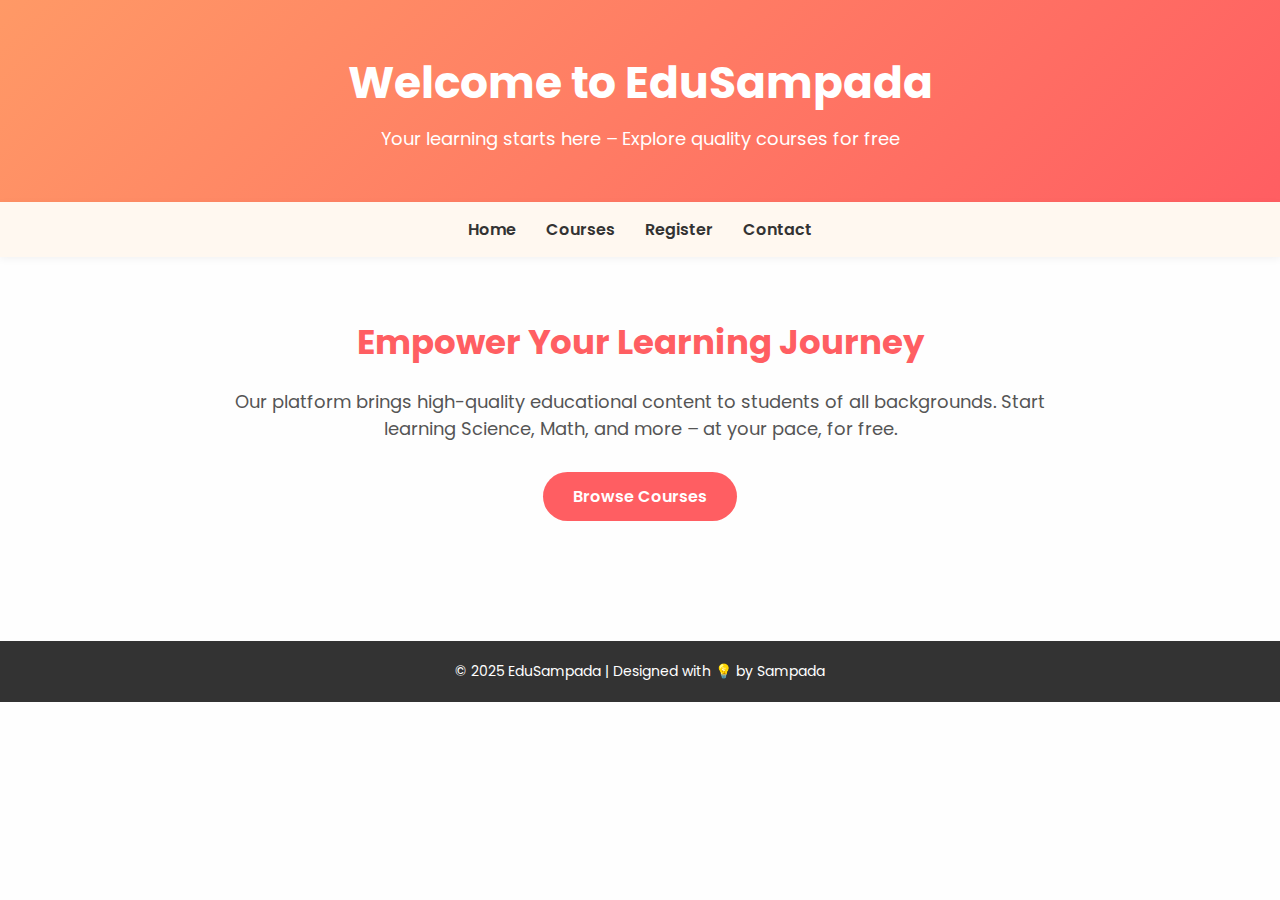
<file: index.html>
<!DOCTYPE html>
<html lang="en">
<head>
  <meta charset="UTF-8" />
  <meta name="viewport" content="width=device-width, initial-scale=1.0"/>
  <title>EduSampada</title>
  <link href="https://fonts.googleapis.com/css2?family=Poppins:wght@400;600&display=swap" rel="stylesheet"/>
  <style>
    * {
      margin: 0;
      padding: 0;
      box-sizing: border-box;
    }

    body {
      font-family: 'Poppins', sans-serif;
      background-color: #fefefe;
      color: #333;
    }

    header {
      background: linear-gradient(135deg, #ff9966, #ff5e62);
      color: white;
      padding: 50px 20px;
      text-align: center;
    }

    header h1 {
      font-size: 44px;
      margin-bottom: 10px;
    }

    header p {
      font-size: 18px;
    }

    nav {
      background-color: #fff8f0;
      display: flex;
      justify-content: center;
      gap: 30px;
      padding: 15px 0;
      box-shadow: 0 2px 8px rgba(0, 0, 0, 0.05);
      position: sticky;
      top: 0;
      z-index: 10;
    }

    nav a {
      color: #333;
      text-decoration: none;
      font-weight: 600;
      transition: color 0.3s;
    }

    nav a:hover {
      color: #ff5e62;
    }

    .intro {
      padding: 60px 20px;
      text-align: center;
      max-width: 850px;
      margin: auto;
    }

    .intro h2 {
      font-size: 34px;
      margin-bottom: 20px;
      color: #ff5e62;
    }

    .intro p {
      font-size: 18px;
      color: #555;
    }

    .cta {
      margin-top: 30px;
    }

    .cta a {
      display: inline-block;
      background: #ff5e62;
      color: white;
      padding: 12px 30px;
      border-radius: 30px;
      text-decoration: none;
      font-weight: 600;
      transition: background 0.3s ease-in-out;
    }

    .cta a:hover {
      background: #e74c3c;
    }

    footer {
      text-align: center;
      background: #333;
      color: white;
      padding: 20px;
      font-size: 14px;
      margin-top: 60px;
    }

    @media (max-width: 768px) {
      header h1 {
        font-size: 36px;
      }

      .intro h2 {
        font-size: 28px;
      }
    }
  </style>
</head>
<body>

  <header>
    <h1>Welcome to EduSampada</h1>
    <p>Your learning starts here – Explore quality courses for free</p>
  </header>

  <nav>
    <a href="index2.html">Home</a>
    <a href="courses.html">Courses</a>
    <a href="register-science.html">Register</a>
    <a href="#contact">Contact</a>
  </nav>

  <div class="intro">
    <h2>Empower Your Learning Journey</h2>
    <p>Our platform brings high-quality educational content to students of all backgrounds. Start learning Science, Math, and more – at your pace, for free.</p>
    <div class="cta">
      <a href="courses.html">Browse Courses</a>
    </div>
  </div>

  <footer id="contact">
    &copy; 2025 EduSampada | Designed with 💡 by Sampada
  </footer>

</body>
</html>
</file>
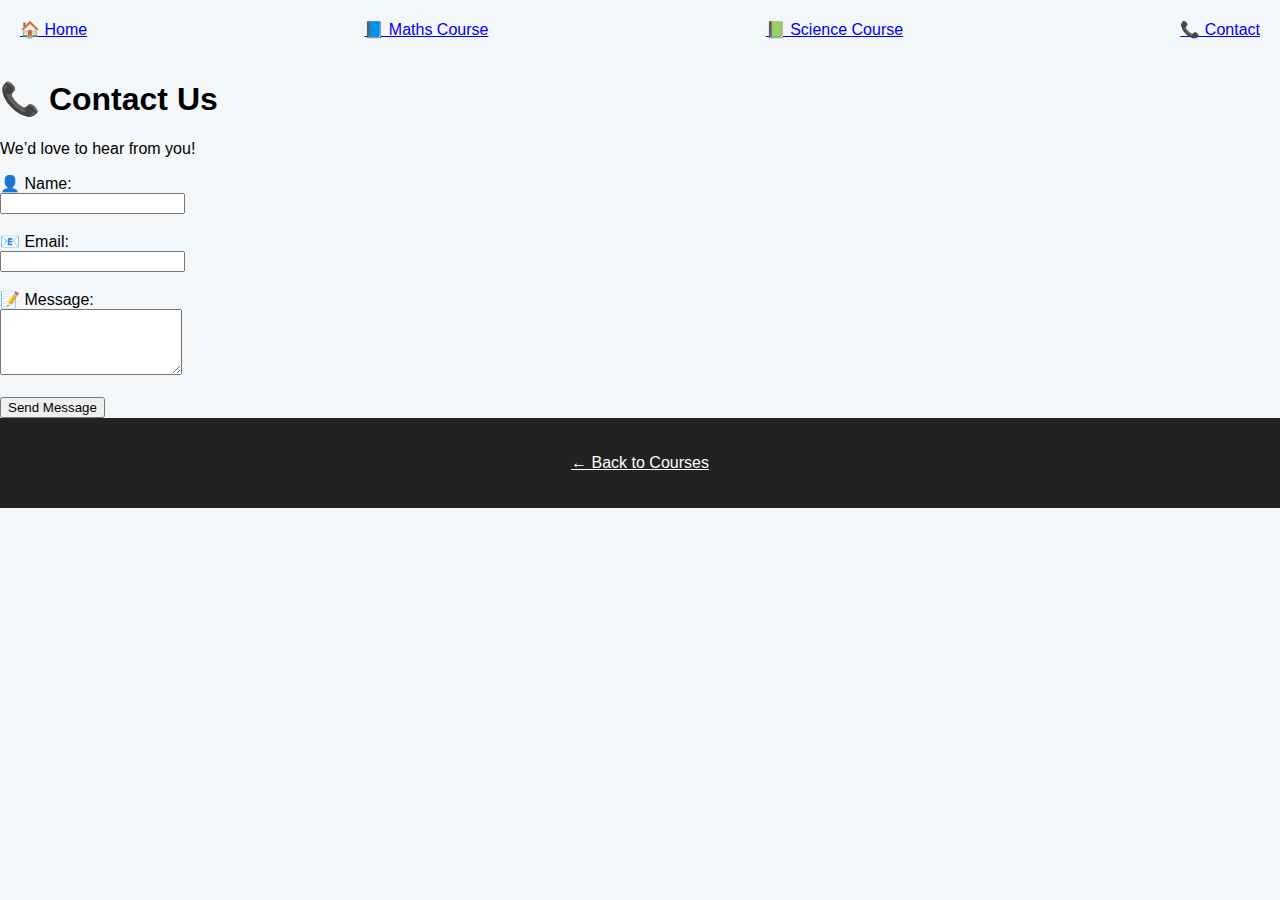
<file: contact.html>
<!DOCTYPE html>
<html lang="en">
<head>
  <meta charset="UTF-8" />
  <meta name="viewport" content="width=device-width, initial-scale=1.0" />
  <title>Contact Us - Sampada Academy</title>
  <link rel="stylesheet" href="style.css" />
</head>
<body>

  <nav>
    <a href="index.html">🏠 Home</a>
    <a href="course1.html">📘 Maths Course</a>
    <a href="course2.html">📗 Science Course</a>
    <a href="contact.html">📞 Contact</a>
  </nav>

  <header>
    <h1>📞 Contact Us</h1>
    <p>We’d love to hear from you!</p>
  </header>

  <main class="content">
    <form>
      <label for="name">👤 Name:</label><br>
      <input type="text" id="name" name="name" required><br><br>

      <label for="email">📧 Email:</label><br>
      <input type="email" id="email" name="email" required><br><br>

      <label for="message">📝 Message:</label><br>
      <textarea id="message" name="message" rows="4" required></textarea><br><br>

      <button type="submit">Send Message</button>
    </form>
  </main>

  <footer>
    <p><a href="index.html" style="color:white;">← Back to Courses</a></p>
  </footer>

</body>
</html>
</file>
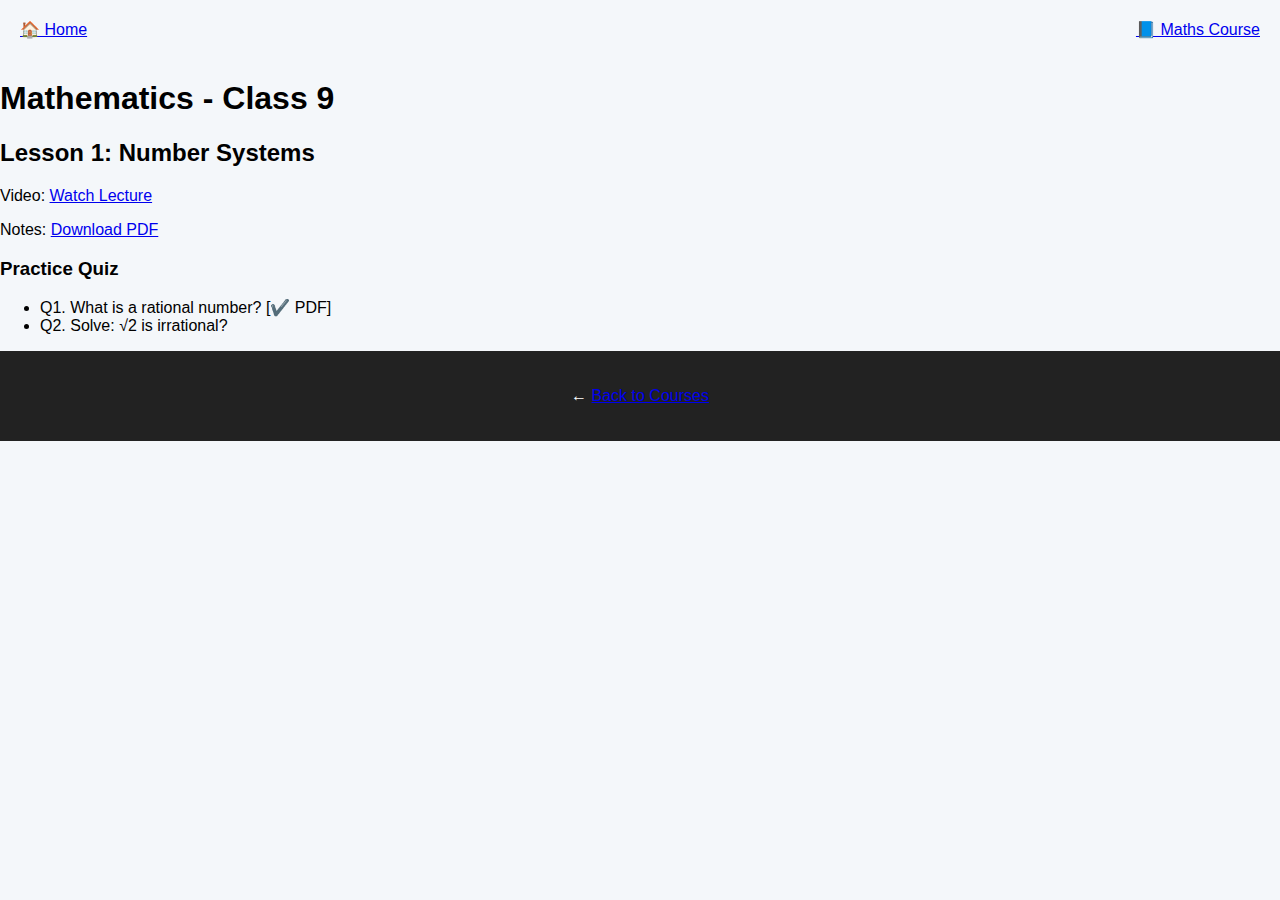
<file: course1.html>
<!DOCTYPE html>
<html lang="en">
<head>
  <meta charset="UTF-8">
  <title>Math Course - Sampada Academy</title>
  <link rel="stylesheet" href="style.css" />
</head>
<body>
    <nav>
  <a href="index.html">🏠 Home</a>
  <a href="course1.html">📘 Maths Course</a>
</nav>
  <header>
    <h1>Mathematics - Class 9</h1>
  </header>

  <main>
    <h2>Lesson 1: Number Systems</h2>
    <p>Video: <a href="#">Watch Lecture</a></p>
    <p>Notes: <a href="#">Download PDF</a></p>

    <h3>Practice Quiz</h3>
    <ul>
      <li>Q1. What is a rational number? [✔️ PDF]</li>
      <li>Q2. Solve: √2 is irrational?</li>
    </ul>
  </main>

  <footer>
    <p>← <a href="index.html">Back to Courses</a></p>
  </footer>
</body>
</html>
</file>
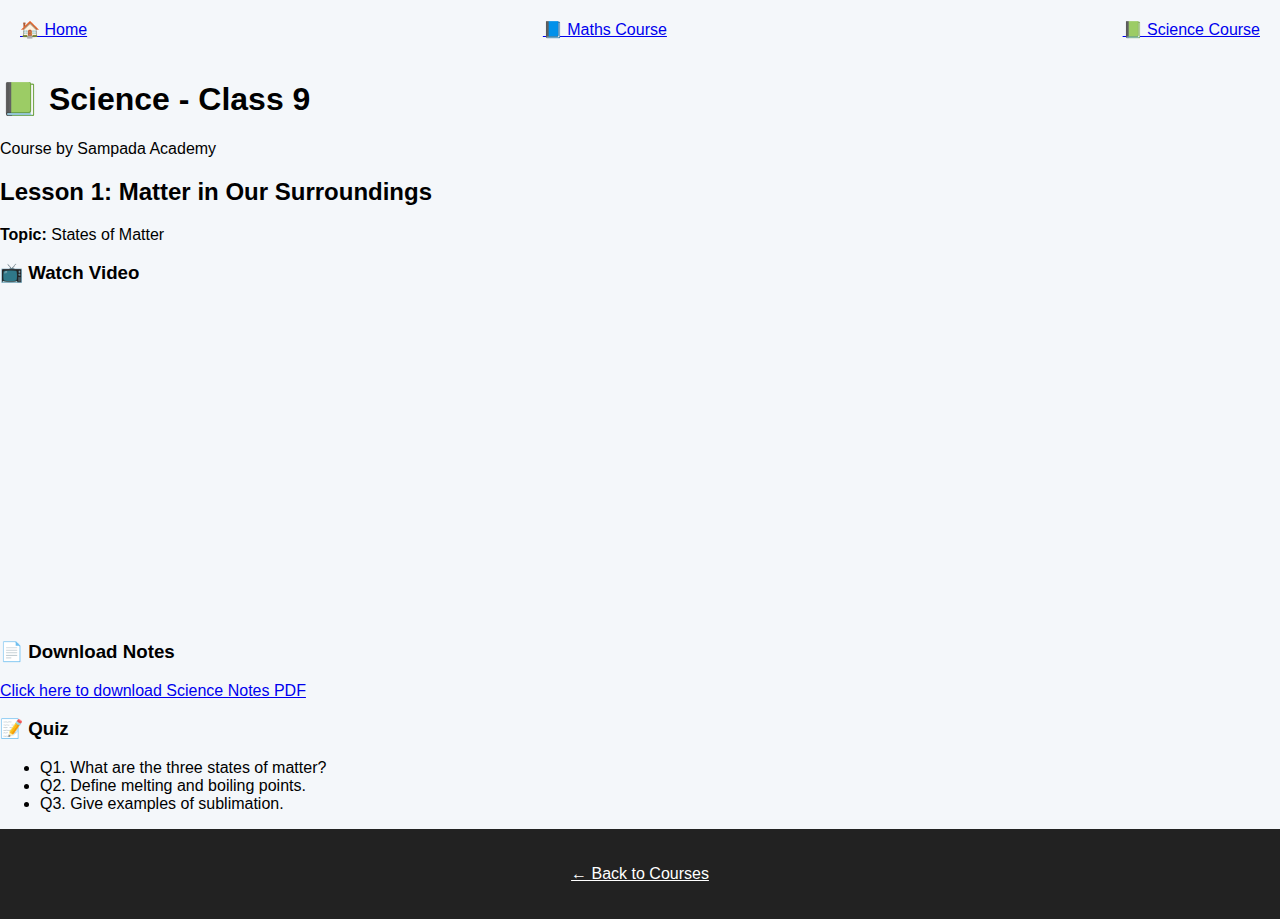
<file: course2.html>
<!DOCTYPE html>
<html lang="en">
<head>
  <meta charset="UTF-8" />
  <meta name="viewport" content="width=device-width, initial-scale=1.0"/>
  <title>Science Class 9 - Course Page</title>
  <link rel="stylesheet" href="style.css" />
</head>
<body>

  <nav>
    <a href="index.html">🏠 Home</a>
    <a href="course1.html">📘 Maths Course</a>
    <a href="course2.html">📗 Science Course</a>
  </nav>

  <header>
    <h1>📗 Science - Class 9</h1>
    <p>Course by Sampada Academy</p>
  </header>

  <main>
    <section>
      <h2>Lesson 1: Matter in Our Surroundings</h2>
      <p><strong>Topic:</strong> States of Matter</p>

      <h3>📺 Watch Video</h3>
      <iframe width="100%" height="315" src="https://www.youtube.com/embed/Sv5YwEgf0no" frameborder="0" allowfullscreen></iframe>

      <h3>📄 Download Notes</h3>
      <p><a href="#">Click here to download Science Notes PDF</a></p>

      <h3>📝 Quiz</h3>
      <ul>
        <li>Q1. What are the three states of matter?</li>
        <li>Q2. Define melting and boiling points.</li>
        <li>Q3. Give examples of sublimation.</li>
      </ul>
    </section>
  </main>

  <footer>
    <p><a href="index.html" style="color:white;">← Back to Courses</a></p>
  </footer>

</body>
</html>
</file>
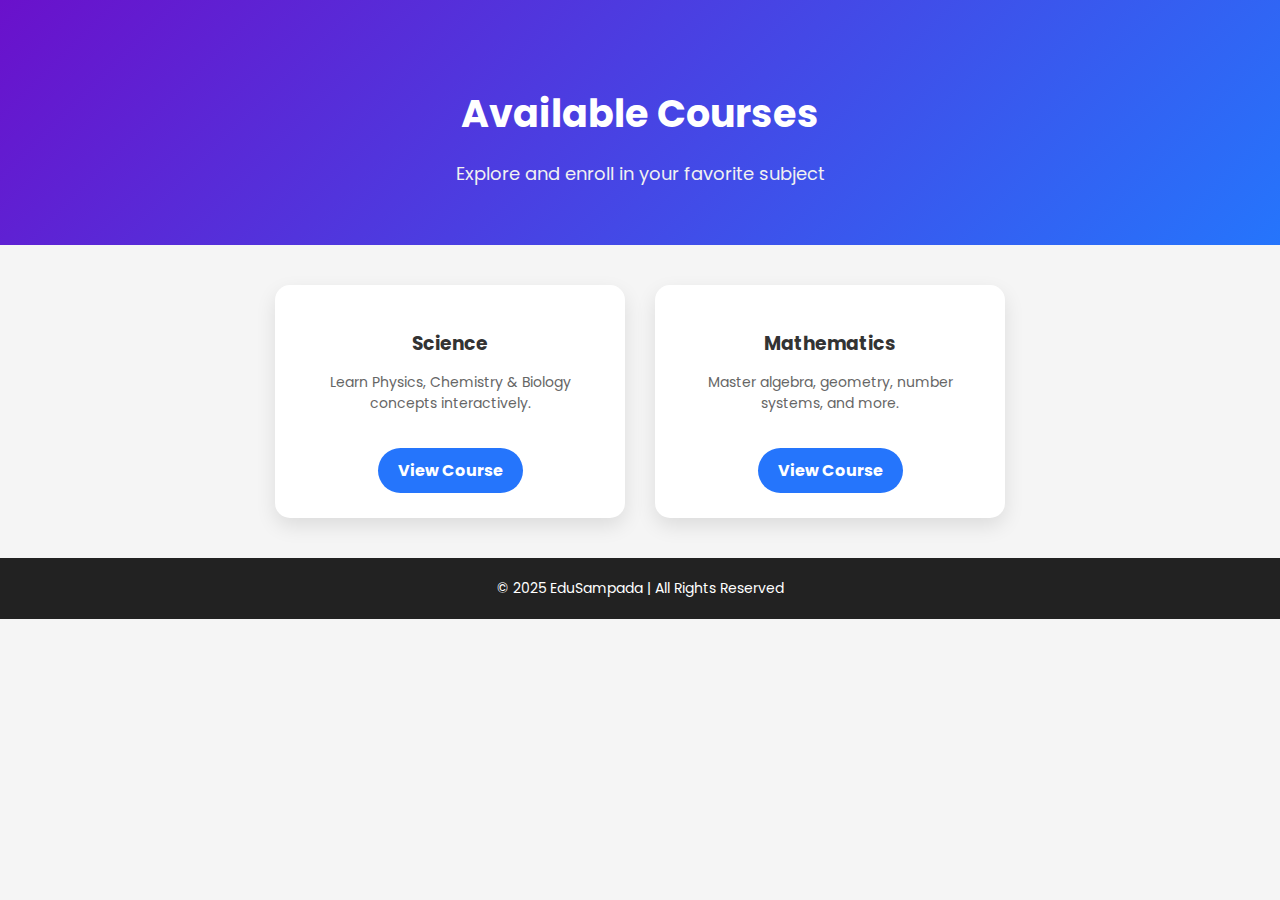
<file: courses.html>
<!DOCTYPE html>
<html lang="en">
<head>
  <meta charset="UTF-8" />
  <meta name="viewport" content="width=device-width, initial-scale=1.0"/>
  <title>Courses</title>
  <link href="https://fonts.googleapis.com/css2?family=Poppins:wght@400;600&display=swap" rel="stylesheet"/>
  <style>
    body {
      margin: 0;
      font-family: 'Poppins', sans-serif;
      background: #f5f5f5;
    }

    header {
      background: linear-gradient(135deg, #6a11cb, #2575fc);
      color: white;
      text-align: center;
      padding: 60px 20px 40px;
    }

    header h1 {
      font-size: 38px;
      margin-bottom: 10px;
    }

    header p {
      font-size: 18px;
      color: #f1f1f1;
    }

    .course-container {
      display: flex;
      flex-wrap: wrap;
      justify-content: center;
      padding: 40px 20px;
      gap: 30px;
    }

    .course-card {
      background-color: white;
      width: 300px;
      padding: 25px;
      border-radius: 15px;
      box-shadow: 0 8px 20px rgba(0,0,0,0.1);
      transition: transform 0.3s ease;
      text-align: center;
    }

    .course-card:hover {
      transform: translateY(-6px);
    }

    .course-card h3 {
      margin-bottom: 10px;
      color: #333;
    }

    .course-card p {
      font-size: 14px;
      color: #666;
    }

    .course-card a {
      display: inline-block;
      margin-top: 20px;
      padding: 10px 20px;
      background: #2575fc;
      color: white;
      text-decoration: none;
      border-radius: 30px;
      font-weight: bold;
      transition: background 0.3s ease;
    }

    .course-card a:hover {
      background: #1a56d2;
    }

    footer {
      text-align: center;
      background: #222;
      color: white;
      padding: 20px;
      font-size: 14px;
    }

    @media (max-width: 768px) {
      .course-container {
        flex-direction: column;
        align-items: center;
      }
    }
  </style>
</head>
<body>

  <header>
    <h1>Available Courses</h1>
    <p>Explore and enroll in your favorite subject</p>
  </header>

  <div class="course-container">
    <div class="course-card">
      <h3>Science</h3>
      <p>Learn Physics, Chemistry & Biology concepts interactively.</p>
      <a href="science.html">View Course</a>
    </div>

    <div class="course-card">
      <h3>Mathematics</h3>
      <p>Master algebra, geometry, number systems, and more.</p>
      <a href="math.html">View Course</a>
    </div>

    <!-- Add more subjects if you want -->
    <!--
    <div class="course-card">
      <h3>English</h3>
      <p>Improve grammar, reading, writing, and speaking skills.</p>
      <a href="english.html">View Course</a>
    </div>
    -->
  </div>

  <footer>
    &copy; 2025 EduSampada | All Rights Reserved
  </footer>

</body>
</html>
</file>
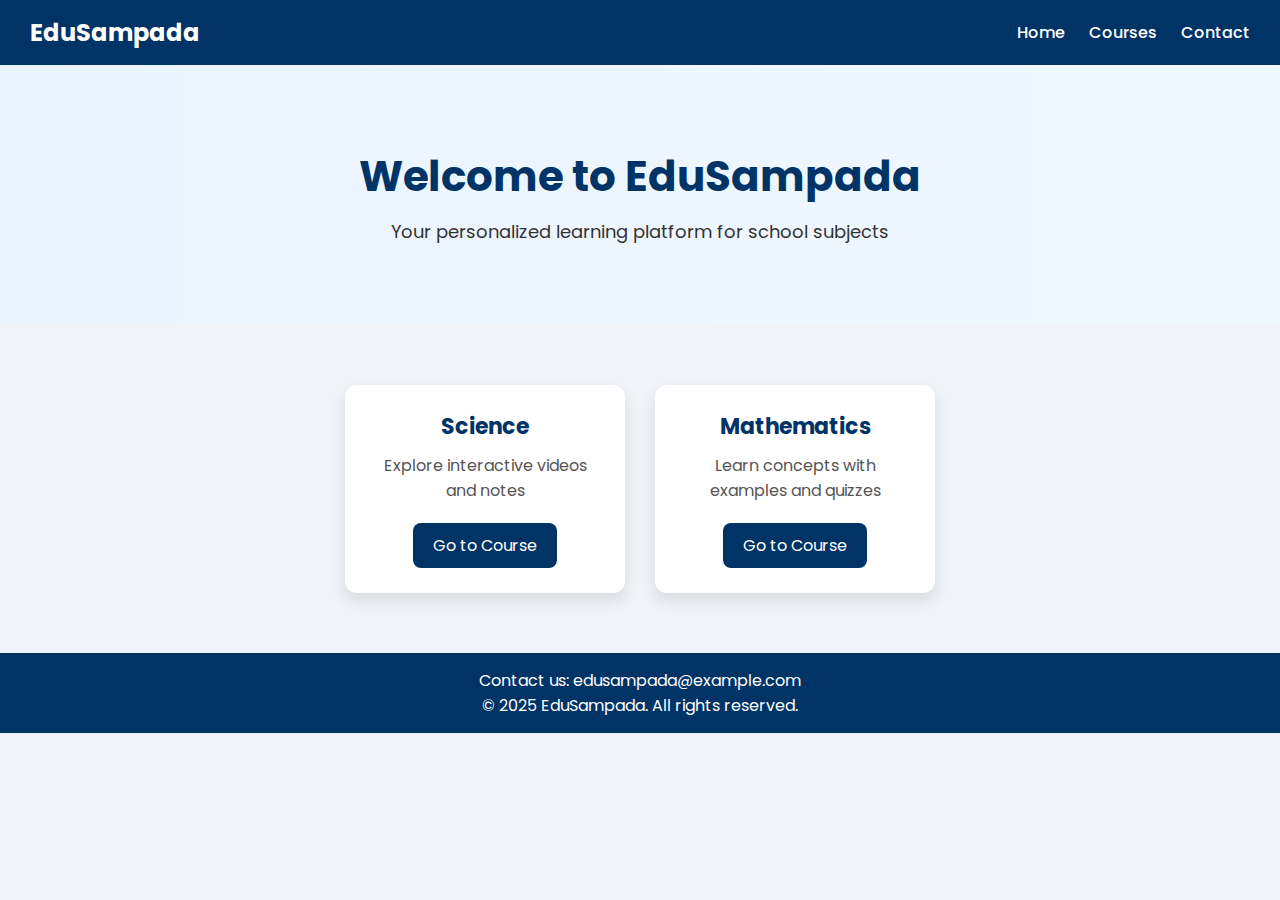
<file: homepage.html>
<!DOCTYPE html>
<html lang="en">
<head>
  <meta charset="UTF-8" />
  <meta name="viewport" content="width=device-width, initial-scale=1.0"/>
  <title>My Learning Platform</title>
  <link href="https://fonts.googleapis.com/css2?family=Poppins:wght@400;600&display=swap" rel="stylesheet"/>
  <style>
    * {
      margin: 0;
      padding: 0;
      box-sizing: border-box;
    }

    body {
      font-family: 'Poppins', sans-serif;
      background-color: #f0f4f8;
    }

    nav {
      background-color: #003366;
      color: white;
      padding: 15px 30px;
      display: flex;
      justify-content: space-between;
      align-items: center;
    }

    nav h1 {
      font-size: 24px;
    }

    nav a {
      color: white;
      text-decoration: none;
      margin-left: 20px;
      font-weight: 500;
    }

    .hero {
      background: linear-gradient(to right, #eaf4ff, #f0f8ff);
      text-align: center;
      padding: 80px 20px;
    }

    .hero h2 {
      font-size: 42px;
      color: #003366;
    }

    .hero p {
      font-size: 18px;
      color: #333;
      margin-top: 10px;
    }

    .courses {
      display: flex;
      justify-content: center;
      flex-wrap: wrap;
      margin: 40px auto;
      gap: 30px;
      max-width: 1200px;
      padding: 20px;
    }

    .card {
      background-color: white;
      border-radius: 12px;
      padding: 25px;
      width: 280px;
      box-shadow: 0 8px 16px rgba(0,0,0,0.1);
      transition: transform 0.2s ease;
      text-align: center;
    }

    .card:hover {
      transform: translateY(-5px);
    }

    .card h3 {
      color: #003366;
      font-size: 22px;
    }

    .card p {
      margin: 10px 0;
      color: #555;
    }

    .card a {
      display: inline-block;
      text-decoration: none;
      background-color: #003366;
      color: white;
      padding: 10px 20px;
      border-radius: 8px;
      margin-top: 10px;
    }

    footer {
      background-color: #003366;
      color: white;
      text-align: center;
      padding: 15px;
      margin-top: 40px;
    }

    @media (max-width: 768px) {
      .hero h2 {
        font-size: 28px;
      }

      .card {
        width: 100%;
      }
    }
  </style>
</head>
<body>

  <nav>
    <h1>EduSampada</h1>
    <div>
      <a href="#">Home</a>
      <a href="#courses">Courses</a>
      <a href="#contact">Contact</a>
    </div>
  </nav>

  <section class="hero">
    <h2>Welcome to EduSampada</h2>
    <p>Your personalized learning platform for school subjects</p>
  </section>

  <section id="courses" class="courses">
    <div class="card">
      <h3>Science</h3>
      <p>Explore interactive videos and notes</p>
      <a href="science.html">Go to Course</a>
    </div>

    <div class="card">
      <h3>Mathematics</h3>
      <p>Learn concepts with examples and quizzes</p>
      <a href="math.html">Go to Course</a>
    </div>

    <!-- Add more cards for English, History, etc. -->
  </section>

  <footer id="contact">
    <p>Contact us: edusampada@example.com</p>
    <p>© 2025 EduSampada. All rights reserved.</p>
  </footer>

</body>
</html>
</file>
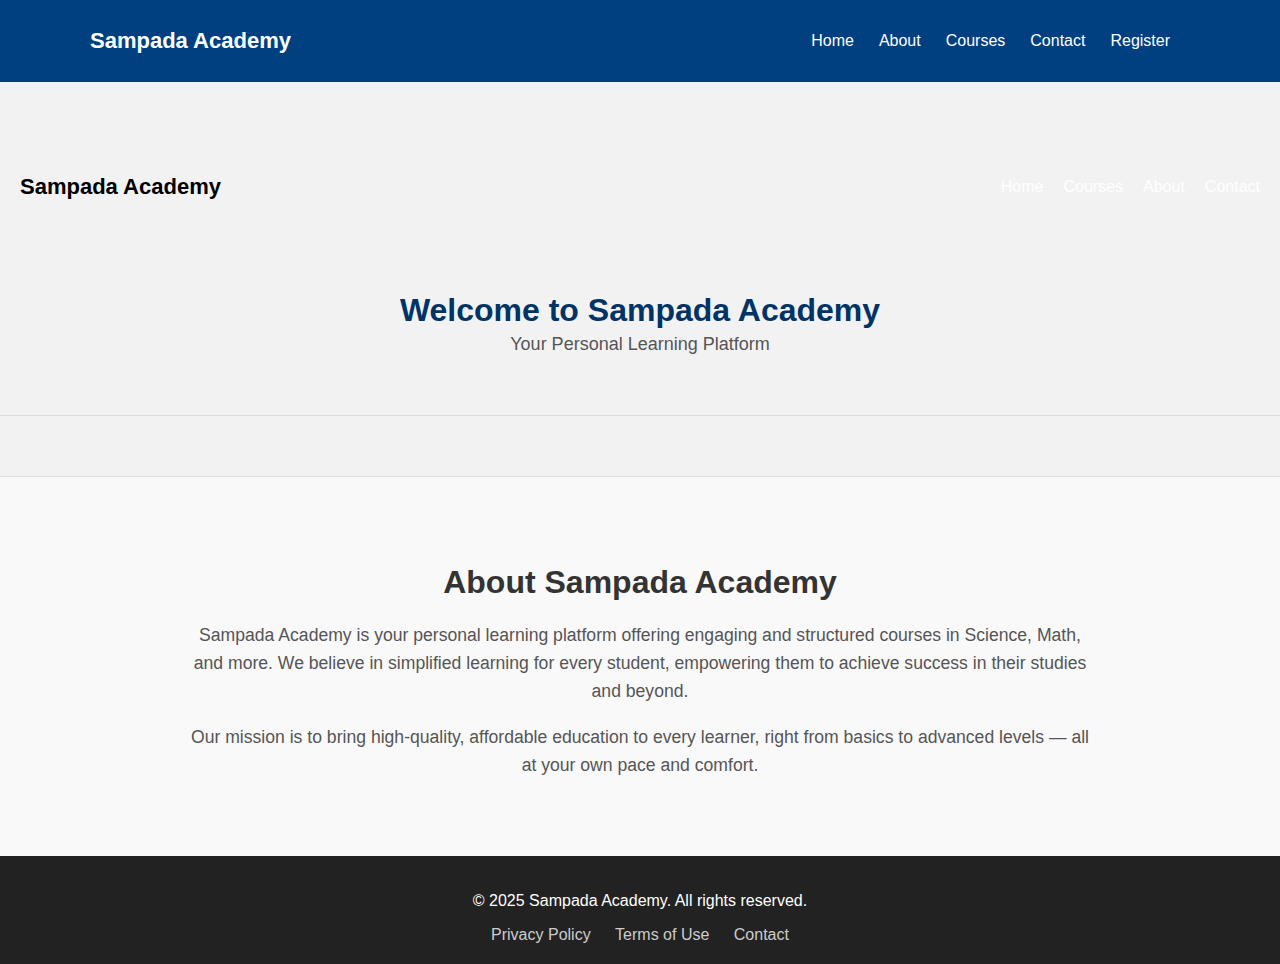
<file: index2.html>
<!DOCTYPE html>
<html lang="en">
<head>
  <meta charset="UTF-8" />
  <meta name="viewport" content="width=device-width, initial-scale=1.0"/>
  <title>Sampada Academy</title>
  <link rel="stylesheet" href="style.css" />
</head>
<header class="topbar">
  <div class="container">
    <h1 class="logo">Sampada Academy</h1>
    <nav>
      <ul class="menu">
        <li><a href="homepage.html">Home</a></li>
        <li><a href="about.html">About</a></li>
        <li><a href="courses.html">Courses</a></li>
        <li><a href="contact.html">Contact</a></li>
        <li><a href="register.html">Register</a></li>
      </ul>
    </nav>
  </div>
</header>
<body>
  <header class="hero">
    <nav>
      <div class="logo">Sampada Academy</div>
      <ul>
        <li><a href="index.html">Home</a></li>
        <li><a href="courses.html">Courses</a></li>
        <li><a href="about.html">About</a></li>
        <li><a href="contact.html">Contact</a></li>
      </ul>
    </nav>
    <section class="hero">
  <div class="container">
    <h1>Welcome to Sampada Academy</h1>
    <p>Your Personal Learning Platform</p>

  </div>
</section>
</header>

<section class="about-us">
  <div class="about-container">
    <h2>About Sampada Academy</h2>
    <p>
      Sampada Academy is your personal learning platform offering engaging and structured courses in Science, Math, and more. 
      We believe in simplified learning for every student, empowering them to achieve success in their studies and beyond.
    </p>
    <p>
      Our mission is to bring high-quality, affordable education to every learner, right from basics to advanced levels — 
      all at your own pace and comfort.
    </p>
  </div>
</section>
  <footer>
  <div class="footer-container">
    <p>&copy; 2025 Sampada Academy. All rights reserved.</p>
    <div class="footer-links">
      <a href="#">Privacy Policy</a>
      <a href="#">Terms of Use</a>
      <a href="#">Contact</a>
    </div>
  </div>
</footer>
</body>
</html>
</file>
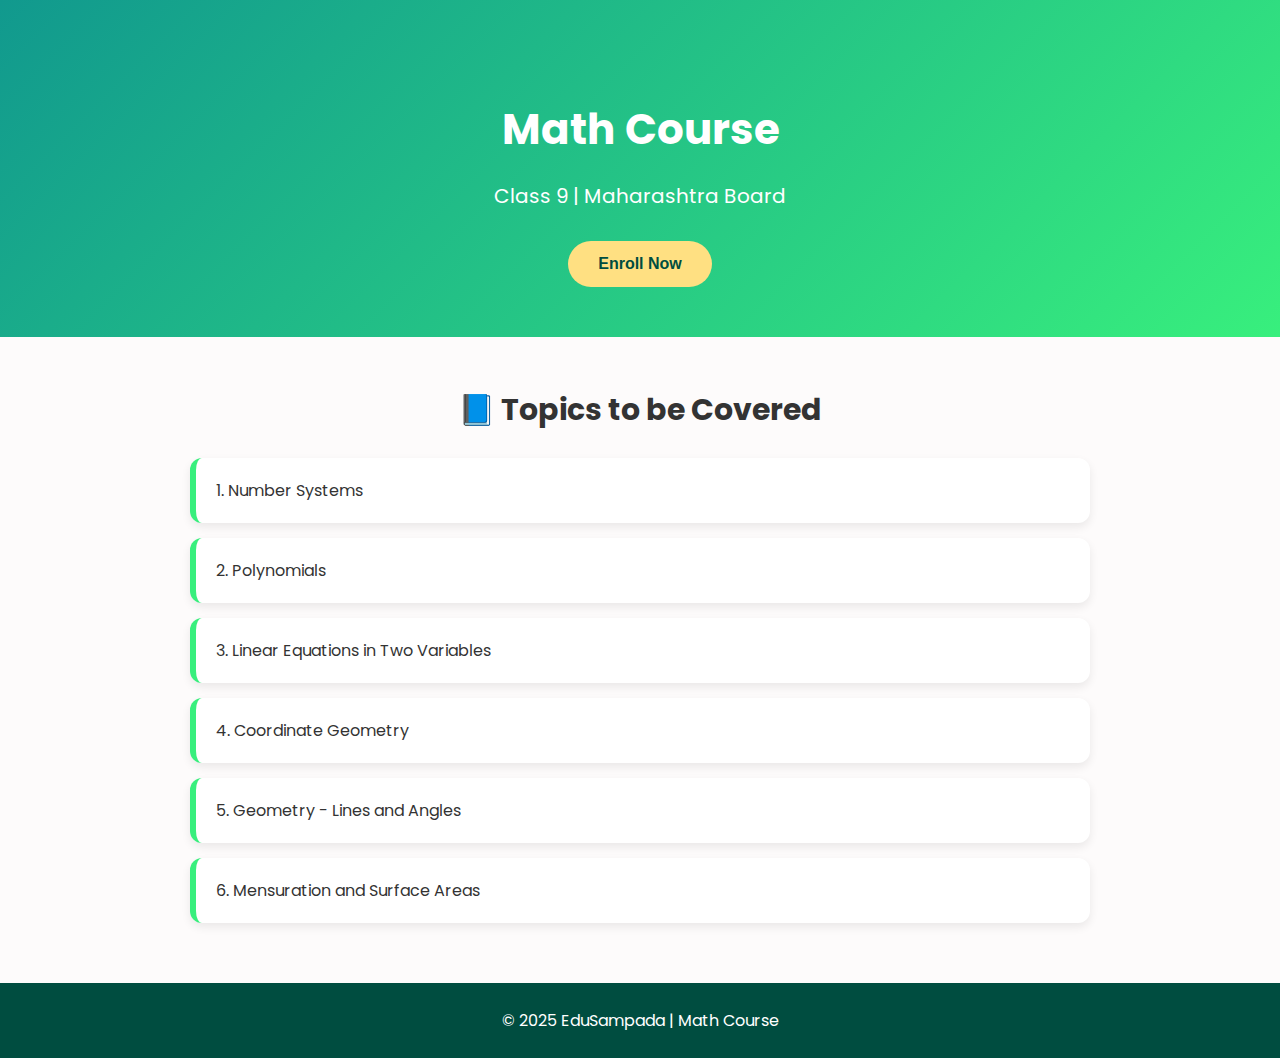
<file: math.html>
<!DOCTYPE html>
<html lang="en">
<head>
  <meta charset="UTF-8" />
  <meta name="viewport" content="width=device-width, initial-scale=1.0"/>
  <title>Math Course</title>
  <link href="https://fonts.googleapis.com/css2?family=Poppins:wght@400;600&display=swap" rel="stylesheet"/>
  <style>
    body {
      font-family: 'Poppins', sans-serif;
      margin: 0;
      background-color: #fdfbfb;
      color: #333;
    }

    header {
      background: linear-gradient(135deg, #11998e, #38ef7d);
      color: white;
      padding: 70px 20px 50px;
      text-align: center;
    }

    header h1 {
      font-size: 42px;
      margin-bottom: 12px;
    }

    header p {
      font-size: 20px;
      margin-bottom: 30px;
    }

    .enroll-btn {
      background: #ffe082;
      color: #004d40;
      padding: 14px 30px;
      font-weight: bold;
      font-size: 16px;
      border: none;
      border-radius: 30px;
      cursor: pointer;
      transition: 0.3s ease;
    }

    .enroll-btn:hover {
      background-color: #ffd54f;
      transform: scale(1.05);
    }

    .content {
      max-width: 900px;
      margin: 50px auto;
      padding: 0 25px;
    }

    h2 {
      font-size: 30px;
      color: #333;
      margin-bottom: 25px;
      text-align: center;
    }

    .card {
      background: white;
      padding: 20px;
      border-left: 6px solid #38ef7d;
      border-radius: 12px;
      box-shadow: 0 4px 10px rgba(0,0,0,0.08);
      margin-bottom: 15px;
      transition: 0.3s ease;
    }

    .card:hover {
      transform: translateY(-4px);
      background: #eafaf1;
    }

    footer {
      text-align: center;
      padding: 25px;
      background-color: #004d40;
      color: white;
      margin-top: 60px;
    }

    @media (max-width: 600px) {
      header h1 {
        font-size: 28px;
      }

      h2 {
        font-size: 22px;
      }

      .enroll-btn {
        font-size: 14px;
        padding: 10px 20px;
      }
    }
  </style>
</head>
<body>

  <header>
    <h1>Math Course</h1>
    <p>Class 9 | Maharashtra Board</p>
    <button class="enroll-btn" onclick="window.location.href='register-math.html'">Enroll Now</button>
  </header>

  <div class="content">
    <h2>📘 Topics to be  Covered</h2>
    <div class="card">1. Number Systems</div>
    <div class="card">2. Polynomials</div>
    <div class="card">3. Linear Equations in Two Variables</div>
    <div class="card">4. Coordinate Geometry</div>
    <div class="card">5. Geometry - Lines and Angles</div>
    <div class="card">6. Mensuration and Surface Areas</div>
  </div>

  <footer>
    &copy; 2025 EduSampada | Math Course
  </footer>

</body>
</html>
</file>
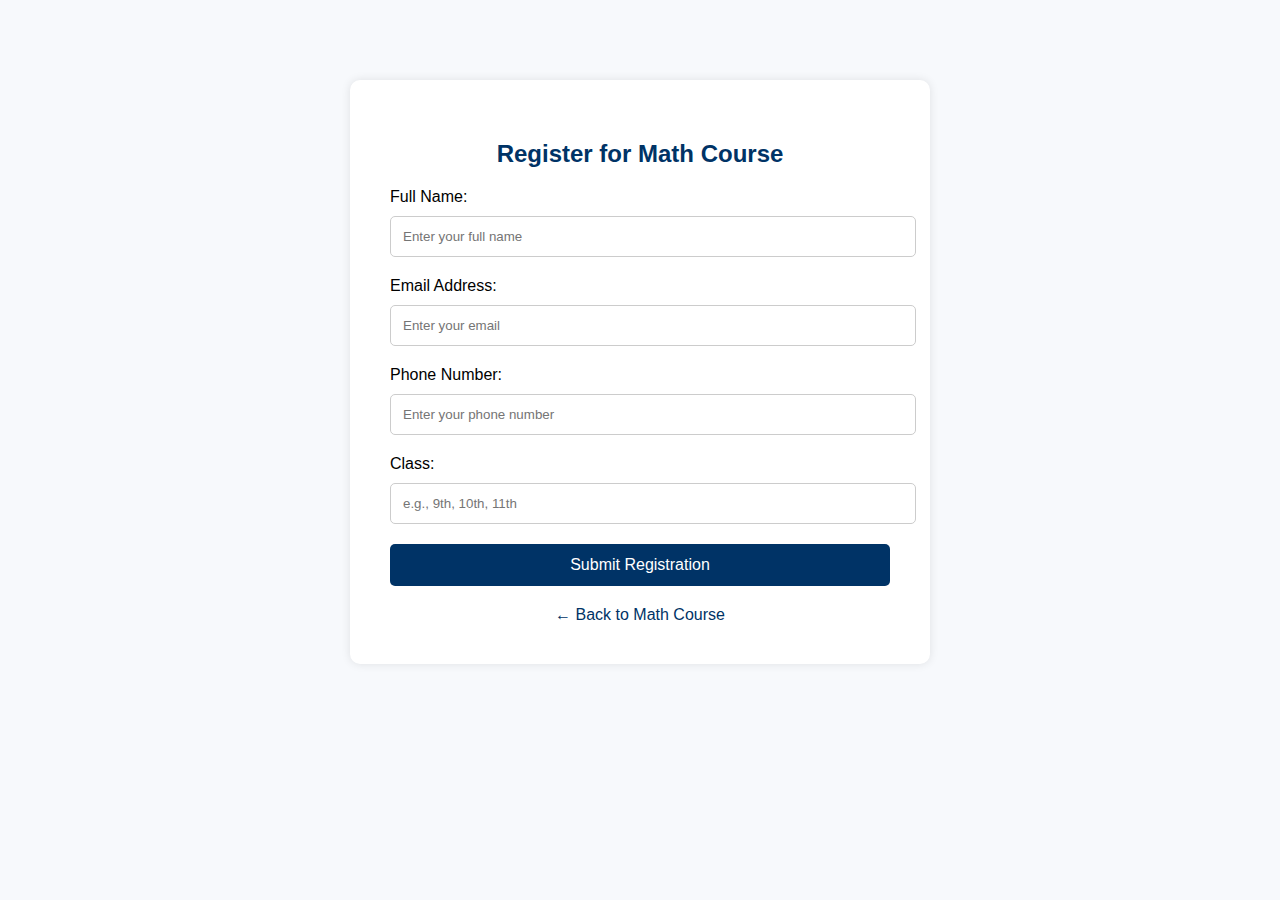
<file: register-math.html>
<!DOCTYPE html>
<html lang="en">
<head>
  <meta charset="UTF-8" />
  <meta name="viewport" content="width=device-width, initial-scale=1.0"/>
  <title>Register for Math Course</title>
  <style>
    body {
      font-family: Arial, sans-serif;
      background: #f7f9fc;
      margin: 0;
      padding: 0;
    }

    .container {
      max-width: 500px;
      margin: 80px auto;
      background-color: #ffffff;
      padding: 40px;
      border-radius: 10px;
      box-shadow: 0 0 10px rgba(0,0,0,0.1);
    }

    h2 {
      text-align: center;
      color: #003366;
    }

    input[type="text"],
    input[type="email"],
    input[type="tel"] {
      width: 100%;
      padding: 12px;
      margin-top: 10px;
      margin-bottom: 20px;
      border: 1px solid #ccc;
      border-radius: 5px;
    }

    button {
      background-color: #003366;
      color: white;
      border: none;
      padding: 12px;
      width: 100%;
      font-size: 16px;
      border-radius: 5px;
      cursor: pointer;
    }

    button:hover {
      background-color: #0055aa;
    }

    .back {
      margin-top: 20px;
      text-align: center;
    }

    .back a {
      color: #003366;
      text-decoration: none;
    }

    .back a:hover {
      text-decoration: underline;
    }
  </style>
</head>
<body>
  <div class="container">
    <h2>Register for Math Course</h2>
    <form action="thankyou.html" method="get">
      <label for="name">Full Name:</label>
      <input type="text" id="name" name="name" placeholder="Enter your full name" required />

      <label for="email">Email Address:</label>
      <input type="email" id="email" name="email" placeholder="Enter your email" required />

      <label for="phone">Phone Number:</label>
      <input type="tel" id="phone" name="phone" placeholder="Enter your phone number" required />

      <label for="class">Class:</label>
      <input type="text" id="class" name="class" placeholder="e.g., 9th, 10th, 11th" required />

      <button type="submit">Submit Registration</button>
    </form>
    <div class="back">
      <a href="math.html">← Back to Math Course</a>
    </div>
  </div>
</body>
</html>
</file>
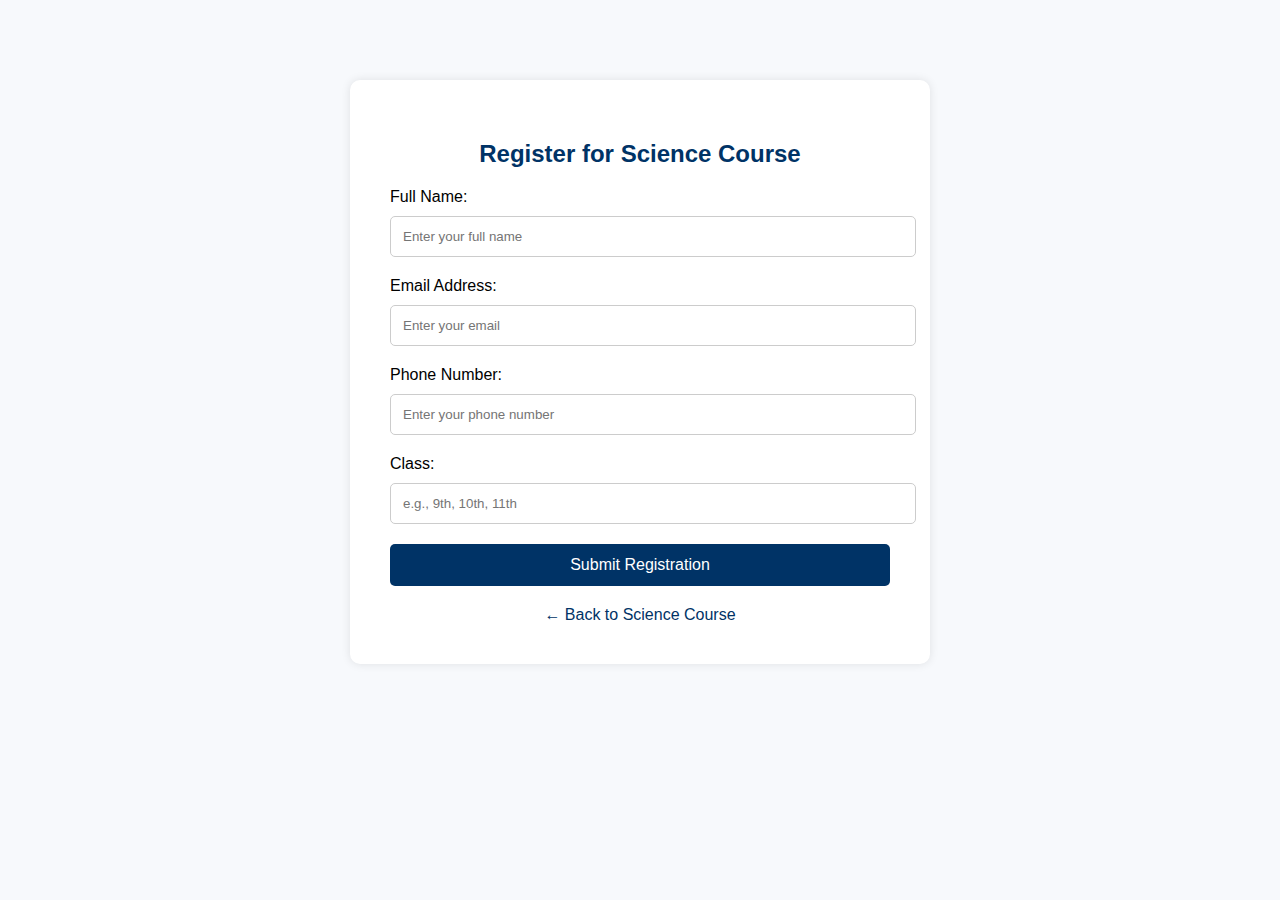
<file: register-science.html>
<!DOCTYPE html>
<html lang="en">
<head>
  <meta charset="UTF-8" />
  <meta name="viewport" content="width=device-width, initial-scale=1.0"/>
  <title>Register for Science Course</title>
  <style>
    body {
      font-family: Arial, sans-serif;
      background: #f7f9fc;
      margin: 0;
      padding: 0;
    }

    .container {
      max-width: 500px;
      margin: 80px auto;
      background-color: #ffffff;
      padding: 40px;
      border-radius: 10px;
      box-shadow: 0 0 10px rgba(0,0,0,0.1);
    }

    h2 {
      text-align: center;
      color: #003366;
    }

    input[type="text"],
    input[type="email"],
    input[type="tel"] {
      width: 100%;
      padding: 12px;
      margin-top: 10px;
      margin-bottom: 20px;
      border: 1px solid #ccc;
      border-radius: 5px;
    }

    button {
      background-color: #003366;
      color: white;
      border: none;
      padding: 12px;
      width: 100%;
      font-size: 16px;
      border-radius: 5px;
      cursor: pointer;
    }

    button:hover {
      background-color: #0055aa;
    }

    .back {
      margin-top: 20px;
      text-align: center;
    }

    .back a {
      color: #003366;
      text-decoration: none;
    }

    .back a:hover {
      text-decoration: underline;
    }
  </style>
</head>
<body>
  <div class="container">
    <h2>Register for Science Course</h2>
    <form action="thankyou.html" method="get">
      <label for="name">Full Name:</label>
      <input type="text" id="name" name="name" placeholder="Enter your full name" required />

      <label for="email">Email Address:</label>
      <input type="email" id="email" name="email" placeholder="Enter your email" required />

      <label for="phone">Phone Number:</label>
      <input type="tel" id="phone" name="phone" placeholder="Enter your phone number" required />

      <label for="class">Class:</label>
      <input type="text" id="class" name="class" placeholder="e.g., 9th, 10th, 11th" required />

      <button type="submit">Submit Registration</button>
    </form>
    <div class="back">
      <a href="science.html">← Back to Science Course</a>
    </div>
  </div>
</body>
</html>
</file>
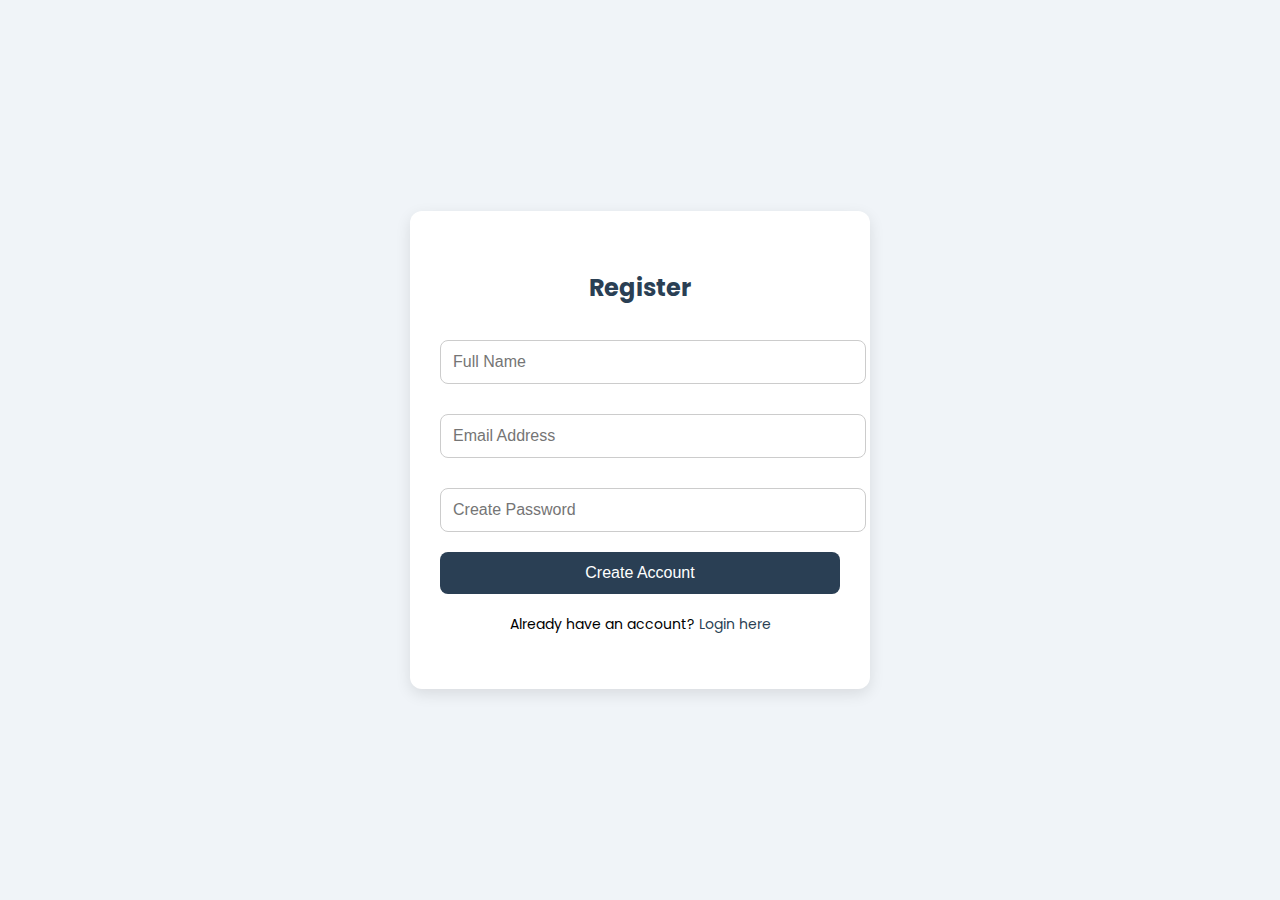
<file: register.html>
<!DOCTYPE html>
<html lang="en">
<head>
  <meta charset="UTF-8">
  <title>Register – Sampada Academy</title>
  <link href="https://fonts.googleapis.com/css2?family=Poppins:wght@400;600&display=swap" rel="stylesheet">
  <style>
    body {
      font-family: 'Poppins', sans-serif;
      background-color: #f0f4f8;
      margin: 0;
      display: flex;
      align-items: center;
      justify-content: center;
      height: 100vh;
    }

    .register-box {
      background: white;
      padding: 40px 30px;
      border-radius: 12px;
      box-shadow: 0 5px 15px rgba(0,0,0,0.1);
      width: 100%;
      max-width: 400px;
    }

    h2 {
      text-align: center;
      margin-bottom: 25px;
      color: #2a3f54;
    }

    input[type="text"],
    input[type="email"],
    input[type="password"] {
      width: 100%;
      padding: 12px;
      margin: 10px 0 20px;
      border: 1px solid #ccc;
      border-radius: 8px;
      font-size: 16px;
    }

    button {
      width: 100%;
      background-color: #2a3f54;
      color: white;
      padding: 12px;
      border: none;
      border-radius: 8px;
      font-size: 16px;
      cursor: pointer;
    }

    button:hover {
      background-color: #1d2c3a;
    }

    p {
      text-align: center;
      margin-top: 20px;
      font-size: 14px;
    }

    a {
      color: #2a3f54;
      text-decoration: none;
    }
  </style>
</head>
<body>

  <div class="register-box">
    <h2>Register</h2>
    <form action="#" method="POST">
      <input type="text" name="fullname" placeholder="Full Name" required>
      <input type="email" name="email" placeholder="Email Address" required>
      <input type="password" name="password" placeholder="Create Password" required>
      <button type="submit">Create Account</button>
    </form>
    <p>Already have an account? <a href="login.html">Login here</a></p>
  </div>

</body>
</html>
</file>
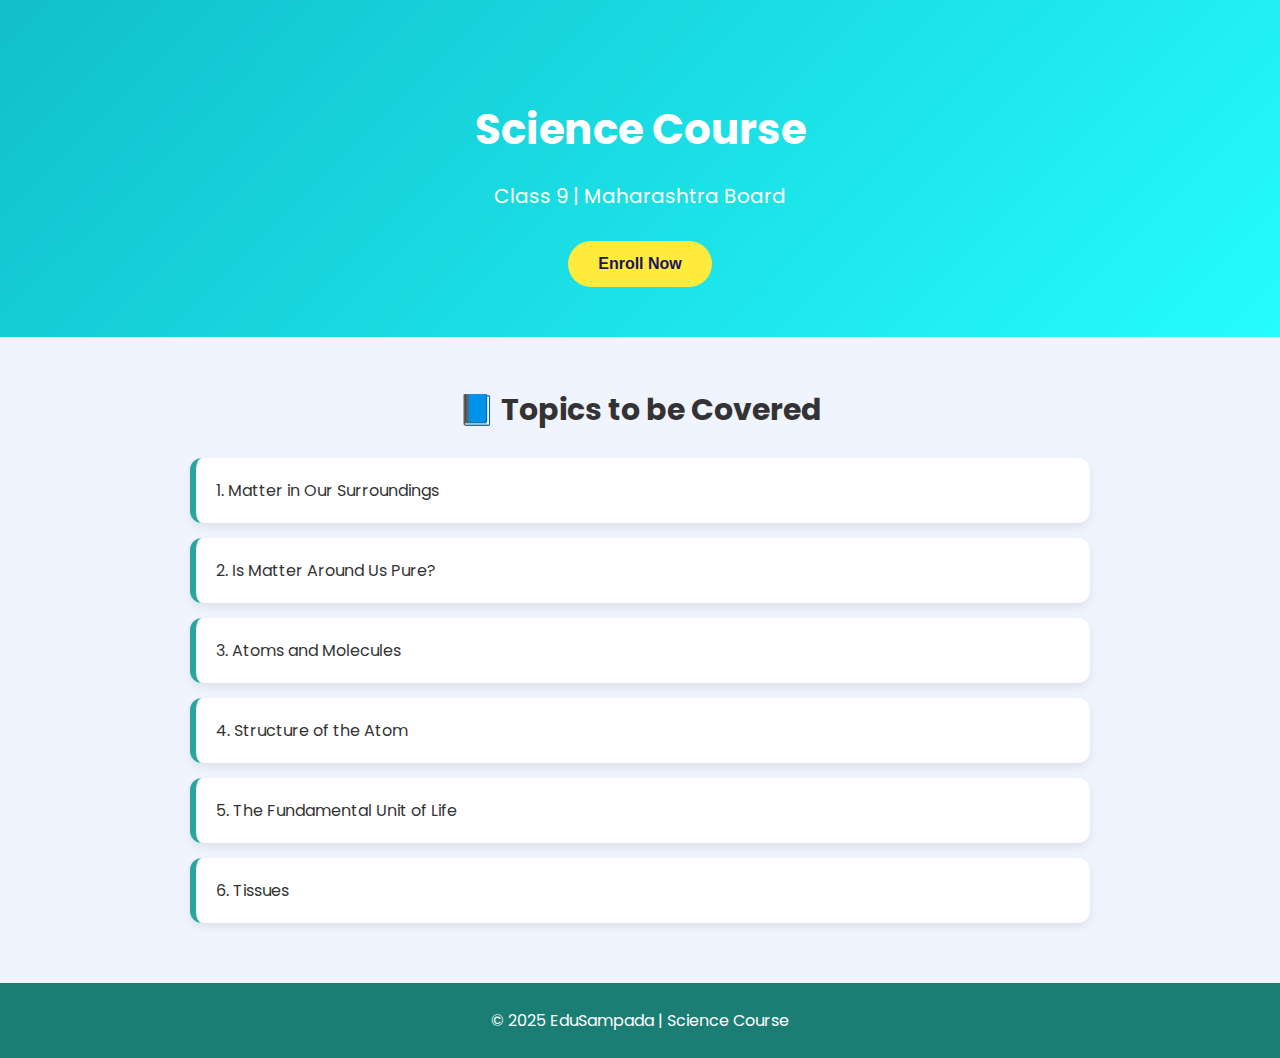
<file: science.html>
<!DOCTYPE html>
<html lang="en">
<head>
  <meta charset="UTF-8" />
  <meta name="viewport" content="width=device-width, initial-scale=1.0"/>
  <title>Science Course</title>
  <link href="https://fonts.googleapis.com/css2?family=Poppins:wght@400;600&display=swap" rel="stylesheet"/>
  <style>
    body {
      font-family: 'Poppins', sans-serif;
      margin: 0;
      background-color: #f0f4ff;
      color: #333;
    }

    header {
      background: linear-gradient(135deg, #11bfcb, #25fcfc);
      color: white;
      padding: 70px 20px 50px;
      text-align: center;
    }

    header h1 {
      font-size: 42px;
      margin-bottom: 12px;
    }

    header p {
      font-size: 20px;
      margin-bottom: 30px;
    }

    .enroll-btn {
      background: #ffeb3b;
      color: #1b1464;
      padding: 14px 30px;
      font-weight: bold;
      font-size: 16px;
      border: none;
      border-radius: 30px;
      cursor: pointer;
      transition: 0.3s ease;
    }

    .enroll-btn:hover {
      background-color: #fdd835;
      transform: scale(1.05);
    }

    .content {
      max-width: 900px;
      margin: 50px auto;
      padding: 0 25px;
    }

    h2 {
      font-size: 30px;
      color: #333;
      margin-bottom: 25px;
      text-align: center;
    }

    .card {
      background: white;
      padding: 20px;
      border-left: 6px solid #29a59f;
      border-radius: 12px;
      box-shadow: 0 4px 10px rgba(0,0,0,0.08);
      margin-bottom: 15px;
      transition: 0.3s ease;
    }

    .card:hover {
      transform: translateY(-4px);
      background: #218b86;
    }

    footer {
      text-align: center;
      padding: 25px;
      background-color: #1a7e75;
      color: white;
      margin-top: 60px;
    }

    @media (max-width: 600px) {
      header h1 {
        font-size: 28px;
      }

      h2 {
        font-size: 22px;
      }

      .enroll-btn {
        font-size: 14px;
        padding: 10px 20px;
      }
    }
  </style>
</head>
<body>

  <header>
    <h1>Science Course</h1>
    <p>Class 9 | Maharashtra Board</p>
    <button class="enroll-btn" onclick="window.location.href='register-science.html'">Enroll Now</button>
  </header>

  <div class="content">
    <h2>📘 Topics to be Covered</h2>
    <div class="card">1. Matter in Our Surroundings</div>
    <div class="card">2. Is Matter Around Us Pure?</div>
    <div class="card">3. Atoms and Molecules</div>
    <div class="card">4. Structure of the Atom</div>
    <div class="card">5. The Fundamental Unit of Life</div>
    <div class="card">6. Tissues</div>
  </div>

  <footer>
    &copy; 2025 EduSampada | Science Course
  </footer>

</body>
</html>
</file>
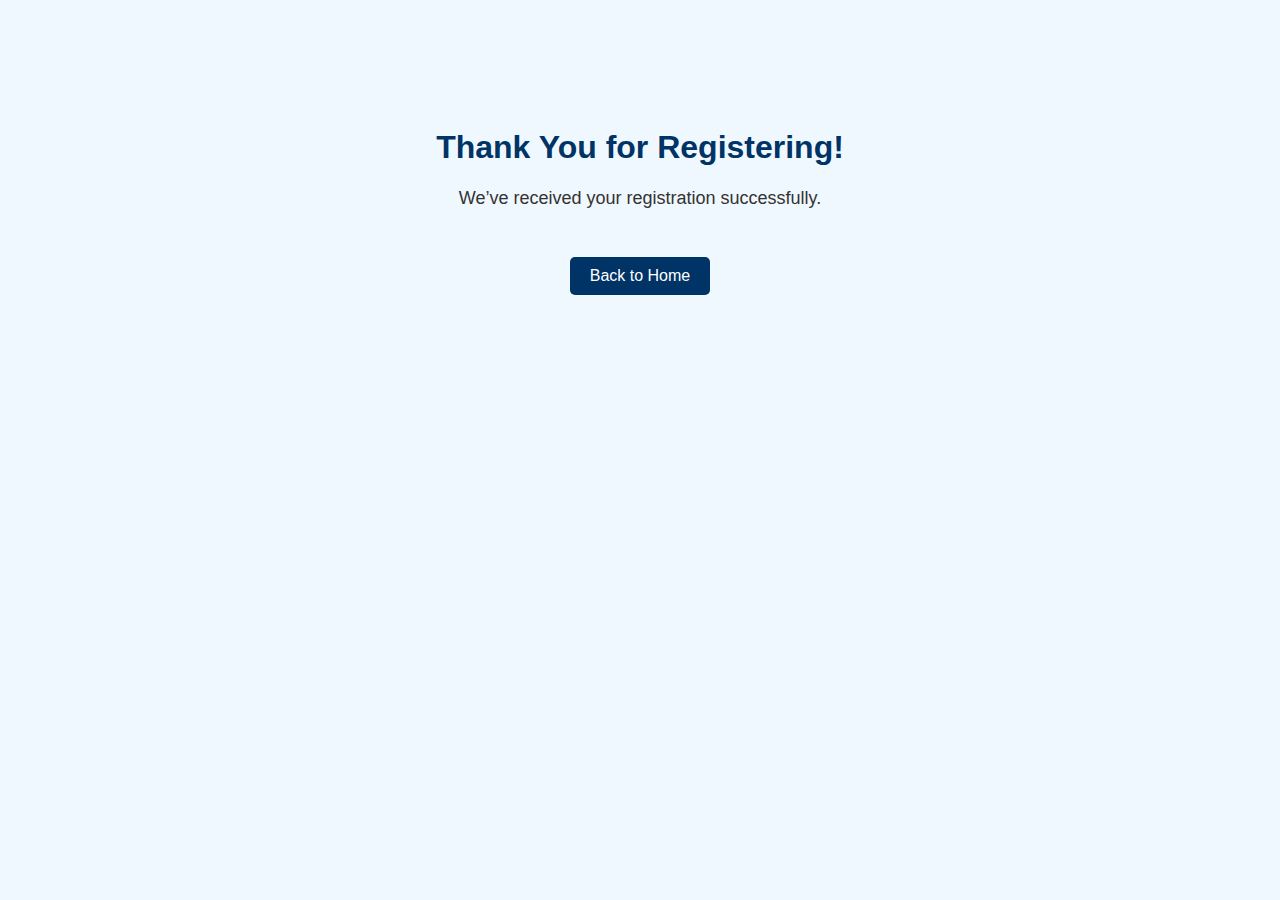
<file: thankyou.html>
<!DOCTYPE html>
<html lang="en">
<head>
  <meta charset="UTF-8" />
  <meta name="viewport" content="width=device-width, initial-scale=1.0"/>
  <title>Registration Complete</title>
  <style>
    body {
      background: #f0f8ff;
      font-family: Arial, sans-serif;
      text-align: center;
      padding-top: 100px;
    }

    h1 {
      color: #003366;
    }

    p {
      font-size: 18px;
      color: #333;
    }

    a {
      display: inline-block;
      margin-top: 30px;
      text-decoration: none;
      color: white;
      background: #003366;
      padding: 10px 20px;
      border-radius: 5px;
    }

    a:hover {
      background: #0055aa;
    }
  </style>
</head>
<body>
  <h1>Thank You for Registering!</h1>
  <p>We’ve received your registration successfully.</p>
  <a href="index.html">Back to Home</a>
</body>
</html>
</file>
<file: style.css>
body {
  font-family: 'Poppins', sans-serif;
  background-color: #f4f7fa;
  margin: 0;
  padding: 0;
}

.course-page {
  text-align: center;
  padding: 50px 20px;
}

.courses-container {
  display: flex;
  justify-content: center;
  gap: 40px;
  flex-wrap: wrap;
  margin-top: 30px;
}

.course-card {
  background: #ffffff;
  box-shadow: 0 8px 24px rgba(0, 0, 0, 0.08);
  border-radius: 16px;
  padding: 30px;
  width: 280px;
  transition: 0.3s ease;
  text-align: left;
}

.course-card:hover {
  transform: translateY(-10px);
}

.course-card h2 {
  font-size: 22px;
  margin-bottom: 10px;
  color: #2c3e50;
}

.course-card p {
  font-size: 15px;
  color: #555;
  margin-bottom: 20px;
}

.course-card .btn {
  display: inline-block;
  padding: 10px 18px;
  background-color: #2c80ff;
  color: white;
  border-radius: 8px;
  font-weight: bold;
  text-decoration: none;
  transition: background-color 0.2s;
}
/* Homepage Hero Section */
.hero {
  background-color: #e6f2ff; /* or remove if you want white */
  padding: 30px 0; /* this controls height */
  text-align: center;
}
.hero h1 {
  font-size: 28px;
  color: #333;
  margin: 0;
}

.hero p {
  font-size: 16px;
  color: #666;
  margin-top: 8px;
}
nav {
  display: flex;
  justify-content: space-between;
  align-items: center;
  padding: 20px;
}

.logo {
  font-size: 26px;
  font-weight: bold;
}

nav ul {
  display: flex;
  list-style: none;
  gap: 20px;
}

nav ul li a {
  color: white;
  text-decoration: none;
  font-weight: 500;
}

nav ul li a:hover {
  text-decoration: underline;
}
.hero {
  background-color: #f2f2f2; /* light grey/white */
  padding: 60px 0;
  text-align: center;
  border-bottom: 1px solid #ddd; /* optional border */
}

.hero h1 {
  font-size: 32px;
  color: #003366;
  margin: 0;
}

.hero p {
  font-size: 18px;
  color: #555;
  margin: 5px 0 0;
}
footer {
  background-color: #222;
  color: white;
  padding: 20px 10px;
  text-align: center;
  margin-top: auto;
}

.footer-container {
  max-width: 1000px;
  margin: 0 auto;
}

.footer-links {
  margin-top: 10px;
}

.footer-links a {
  color: #ccc;
  margin: 0 10px;
  text-decoration: none;
}

.footer-links a:hover {
  color: white;
  text-decoration: underline;
}
.about-us {
  background-color: #f9f9f9;
  padding: 60px 20px;
  text-align: center;
}

.about-container {
  max-width: 900px;
  margin: 0 auto;
}

.about-us h2 {
  font-size: 2em;
  margin-bottom: 20px;
  color: #333;
}

.about-us p {
  font-size: 1.1em;
  color: #555;
  line-height: 1.6;
}
/* Header Topbar */
.topbar {
  background-color: #004080;
  color: white;
  padding: 12px 0;
  box-shadow: 0 2px 4px rgba(0,0,0,0.1);
}

.topbar .container {
  display: flex;
  justify-content: space-between;
  align-items: center;
  max-width: 1100px;
  margin: auto;
  padding: 0 20px;
}

.logo {
  font-size: 22px;
  font-weight: bold;
}

.menu {
  list-style: none;
  display: flex;
  gap: 25px;
  margin: 0;
  padding: 0;
}

.menu li a {
  color: white;
  text-decoration: none;
  font-weight: 500;
}
.menu li a:hover {
  text-decoration: underline;
}
/* Generic Section Styling */
.section {
  padding: 60px 20px;
  text-align: center;
}

.section h2 {
  font-size: 28px;
  color: #003366;
  margin-bottom: 15px;
}

.section p {
  font-size: 16px;
  color: #555;
  max-width: 800px;
  margin: auto;
  line-height: 1.6;
}

/* Alternate background for Courses section */
.alt-section {
  background-color: #f9f9f9;
}
.about {
  background-color: #f9f9f9;
  padding: 60px 20px;
  text-align: center;
}

.about .about-container {
  max-width: 900px;
  margin: 0 auto;
}

.about h2 {
  font-size: 2em;
  margin-bottom: 20px;
  color: #333;
}

.about p {
  font-size: 1.1em;
  color: #555;
  line-height: 1.6;
}
</file>
